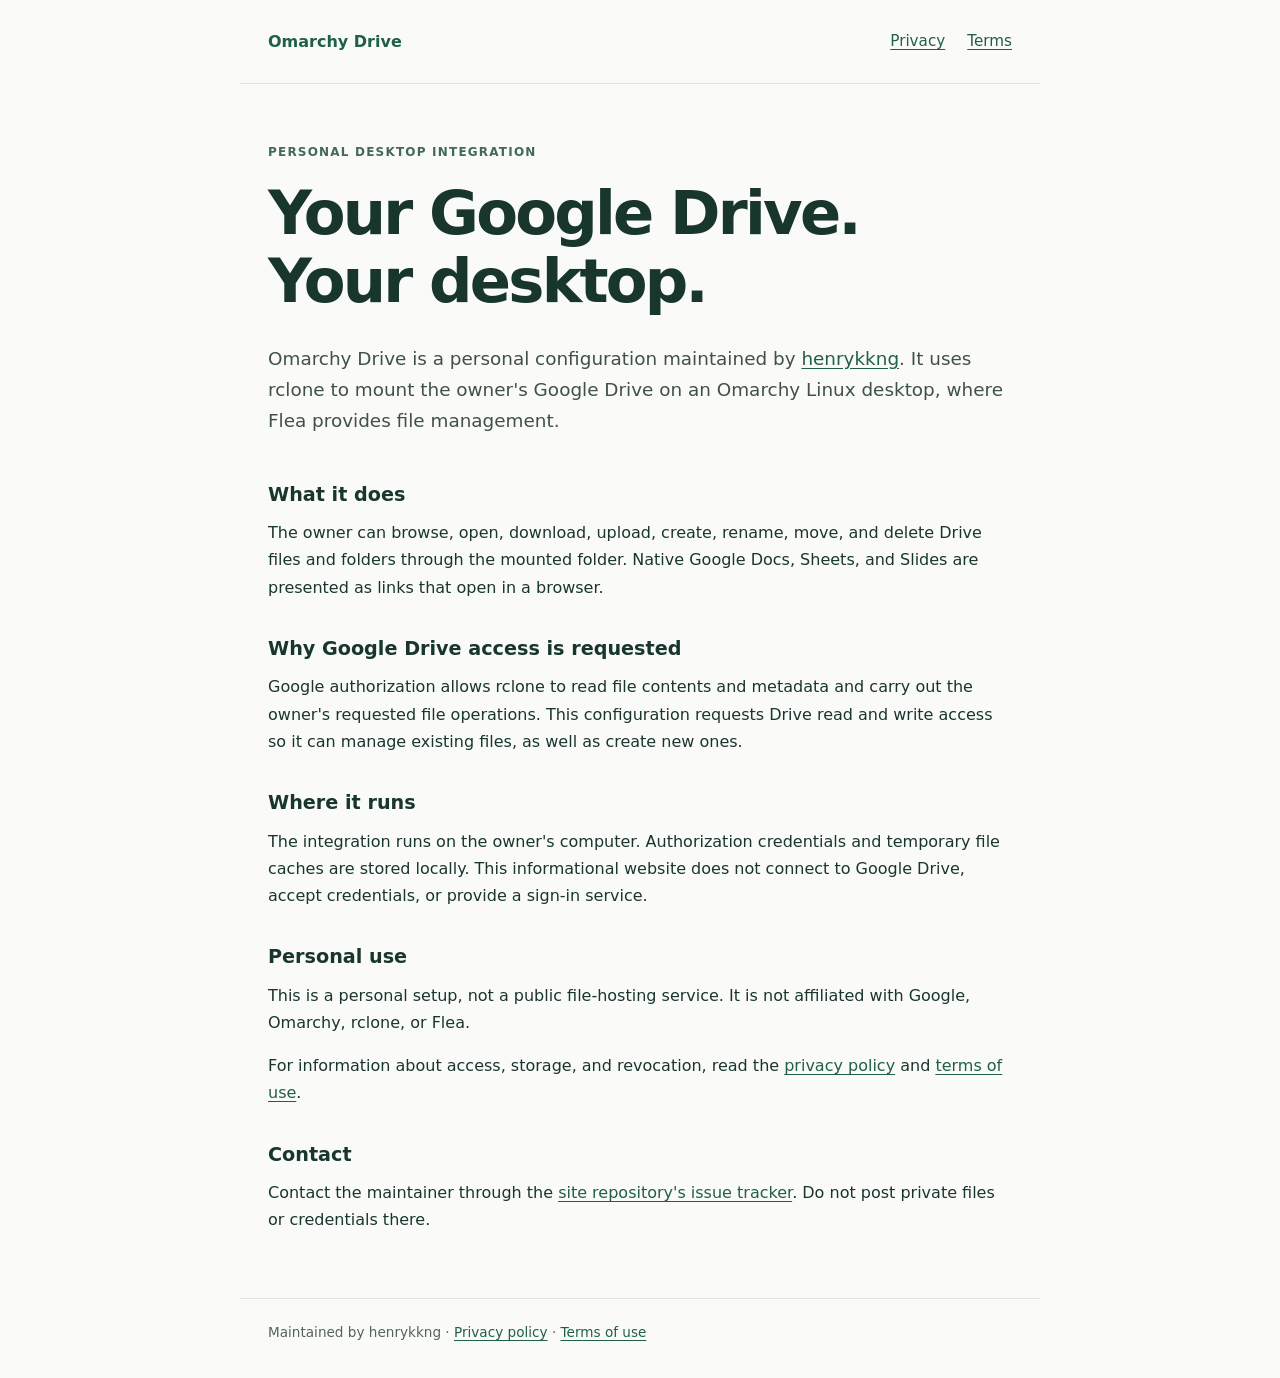
<file: index.html>
<!doctype html>
<html lang="en">
<head>
  <meta charset="utf-8">
  <meta name="viewport" content="width=device-width, initial-scale=1">
  <meta name="description" content="Omarchy Drive is henrykkng's personal desktop integration for accessing Google Drive with rclone and Flea.">
  <title>Omarchy Drive</title>
  <link rel="stylesheet" href="style.css">
</head>
<body>
  <header><a class="brand" href="./">Omarchy Drive</a><nav aria-label="Main navigation"><a href="privacy.html">Privacy</a><a href="terms.html">Terms</a></nav></header>
  <main>
    <p class="eyebrow">Personal desktop integration</p>
    <h1>Your Google Drive.<br>Your desktop.</h1>
    <p class="lead">Omarchy Drive is a personal configuration maintained by <a href="https://github.com/henrykkng">henrykkng</a>. It uses rclone to mount the owner's Google Drive on an Omarchy Linux desktop, where Flea provides file management.</p>
    <section><h2>What it does</h2><p>The owner can browse, open, download, upload, create, rename, move, and delete Drive files and folders through the mounted folder. Native Google Docs, Sheets, and Slides are presented as links that open in a browser.</p></section>
    <section><h2>Why Google Drive access is requested</h2><p>Google authorization allows rclone to read file contents and metadata and carry out the owner's requested file operations. This configuration requests Drive read and write access so it can manage existing files, as well as create new ones.</p></section>
    <section><h2>Where it runs</h2><p>The integration runs on the owner's computer. Authorization credentials and temporary file caches are stored locally. This informational website does not connect to Google Drive, accept credentials, or provide a sign-in service.</p></section>
    <section><h2>Personal use</h2><p>This is a personal setup, not a public file-hosting service. It is not affiliated with Google, Omarchy, rclone, or Flea.</p><p>For information about access, storage, and revocation, read the <a href="privacy.html">privacy policy</a> and <a href="terms.html">terms of use</a>.</p></section>
    <section><h2>Contact</h2><p>Contact the maintainer through the <a href="https://github.com/henrykkng/henrykkng.github.io/issues">site repository's issue tracker</a>. Do not post private files or credentials there.</p></section>
  </main>
  <footer>Maintained by henrykkng · <a href="privacy.html">Privacy policy</a> · <a href="terms.html">Terms of use</a></footer>
</body>
</html>
</file>
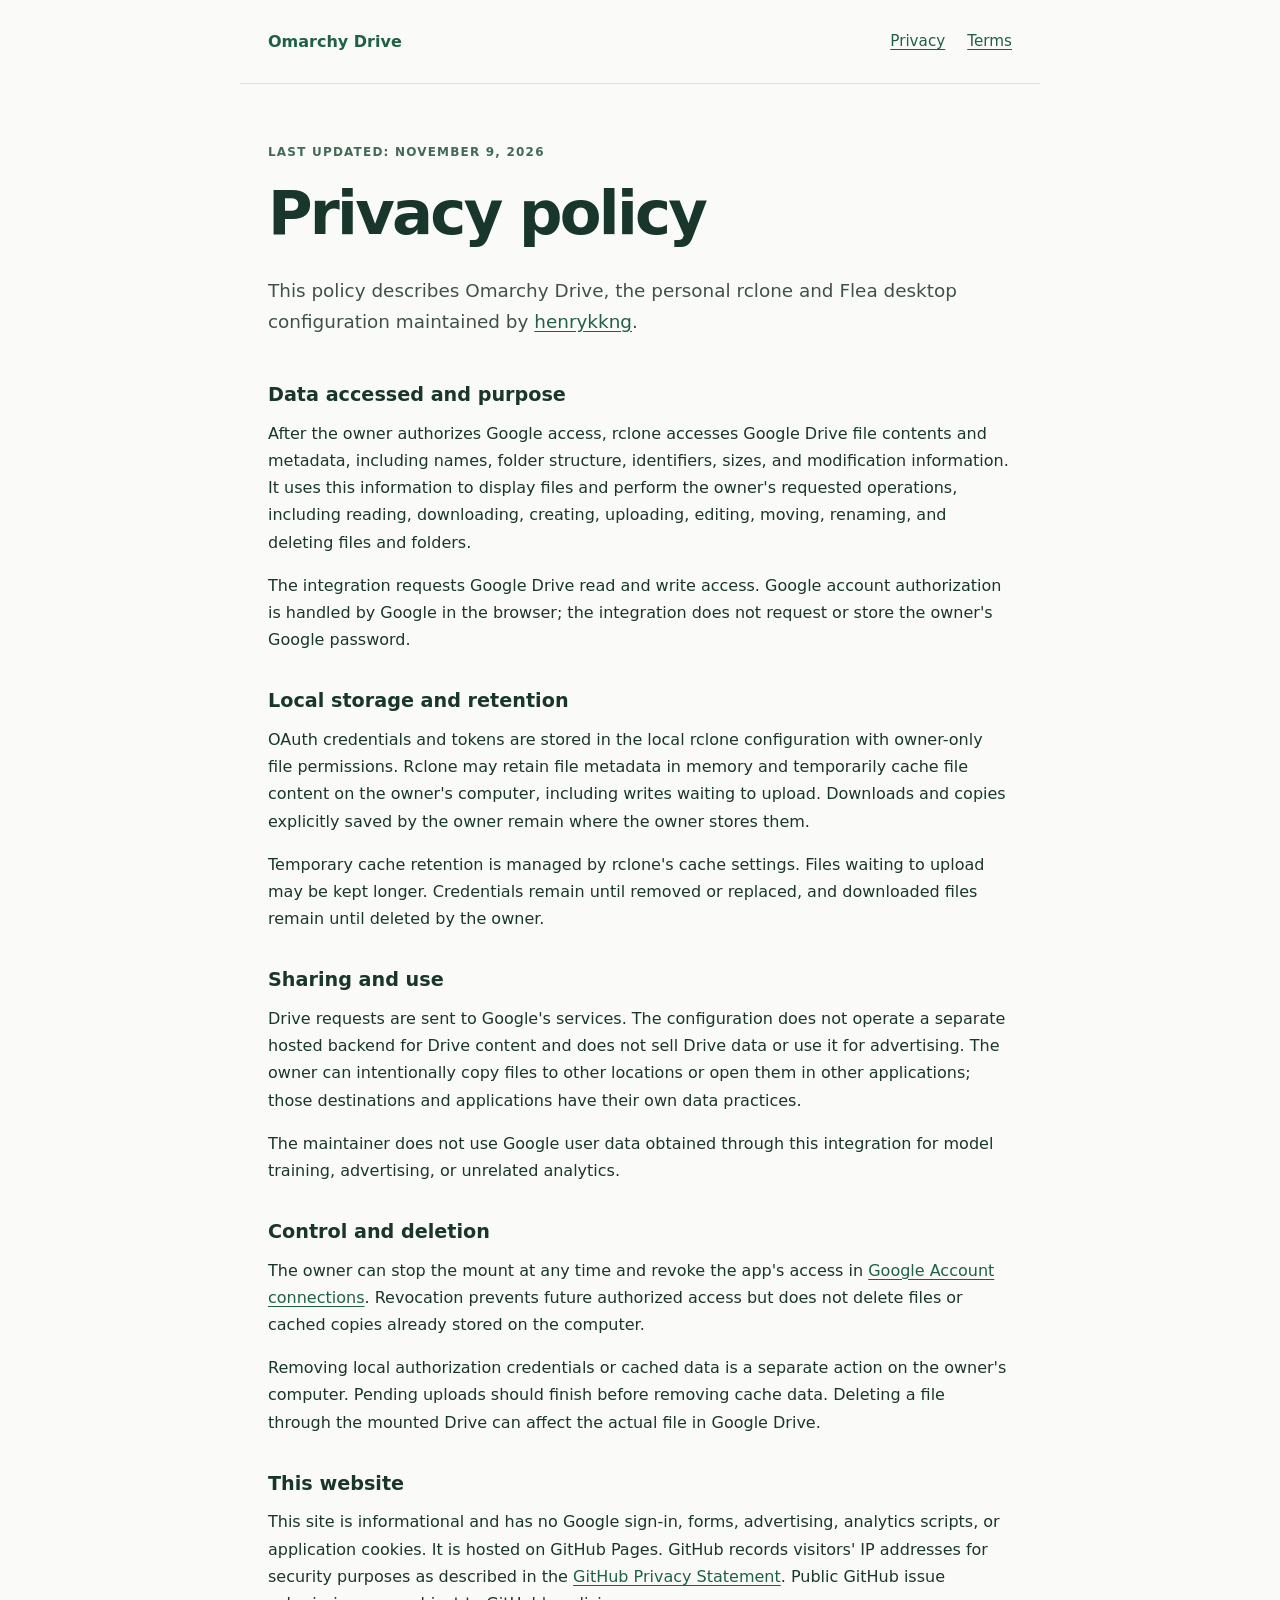
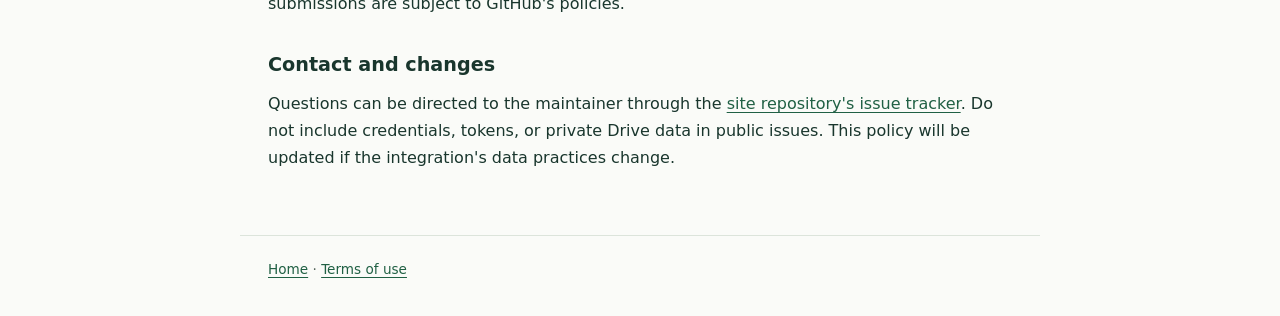
<file: privacy.html>
<!doctype html>
<html lang="en">
<head>
  <meta charset="utf-8">
  <meta name="viewport" content="width=device-width, initial-scale=1">
  <meta name="description" content="How the personal Omarchy Drive desktop integration accesses and stores Google Drive data.">
  <title>Privacy policy · Omarchy Drive</title>
  <link rel="stylesheet" href="style.css">
</head>
<body>
  <header><a class="brand" href="./">Omarchy Drive</a><nav aria-label="Main navigation"><a href="privacy.html" aria-current="page">Privacy</a><a href="terms.html">Terms</a></nav></header>
  <main>
    <p class="eyebrow">Last updated: November 9, 2026</p>
    <h1>Privacy policy</h1>
    <p class="lead">This policy describes Omarchy Drive, the personal rclone and Flea desktop configuration maintained by <a href="https://github.com/henrykkng">henrykkng</a>.</p>
    <section><h2>Data accessed and purpose</h2><p>After the owner authorizes Google access, rclone accesses Google Drive file contents and metadata, including names, folder structure, identifiers, sizes, and modification information. It uses this information to display files and perform the owner's requested operations, including reading, downloading, creating, uploading, editing, moving, renaming, and deleting files and folders.</p><p>The integration requests Google Drive read and write access. Google account authorization is handled by Google in the browser; the integration does not request or store the owner's Google password.</p></section>
    <section><h2>Local storage and retention</h2><p>OAuth credentials and tokens are stored in the local rclone configuration with owner-only file permissions. Rclone may retain file metadata in memory and temporarily cache file content on the owner's computer, including writes waiting to upload. Downloads and copies explicitly saved by the owner remain where the owner stores them.</p><p>Temporary cache retention is managed by rclone's cache settings. Files waiting to upload may be kept longer. Credentials remain until removed or replaced, and downloaded files remain until deleted by the owner.</p></section>
    <section><h2>Sharing and use</h2><p>Drive requests are sent to Google's services. The configuration does not operate a separate hosted backend for Drive content and does not sell Drive data or use it for advertising. The owner can intentionally copy files to other locations or open them in other applications; those destinations and applications have their own data practices.</p><p>The maintainer does not use Google user data obtained through this integration for model training, advertising, or unrelated analytics.</p></section>
    <section><h2>Control and deletion</h2><p>The owner can stop the mount at any time and revoke the app's access in <a href="https://myaccount.google.com/connections">Google Account connections</a>. Revocation prevents future authorized access but does not delete files or cached copies already stored on the computer.</p><p>Removing local authorization credentials or cached data is a separate action on the owner's computer. Pending uploads should finish before removing cache data. Deleting a file through the mounted Drive can affect the actual file in Google Drive.</p></section>
    <section><h2>This website</h2><p>This site is informational and has no Google sign-in, forms, advertising, analytics scripts, or application cookies. It is hosted on GitHub Pages. GitHub records visitors' IP addresses for security purposes as described in the <a href="https://docs.github.com/en/site-policy/privacy-policies/github-general-privacy-statement">GitHub Privacy Statement</a>. Public GitHub issue submissions are subject to GitHub's policies.</p></section>
    <section><h2>Contact and changes</h2><p>Questions can be directed to the maintainer through the <a href="https://github.com/henrykkng/henrykkng.github.io/issues">site repository's issue tracker</a>. Do not include credentials, tokens, or private Drive data in public issues. This policy will be updated if the integration's data practices change.</p></section>
  </main>
  <footer><a href="./">Home</a> · <a href="terms.html">Terms of use</a></footer>
</body>
</html>
</file>
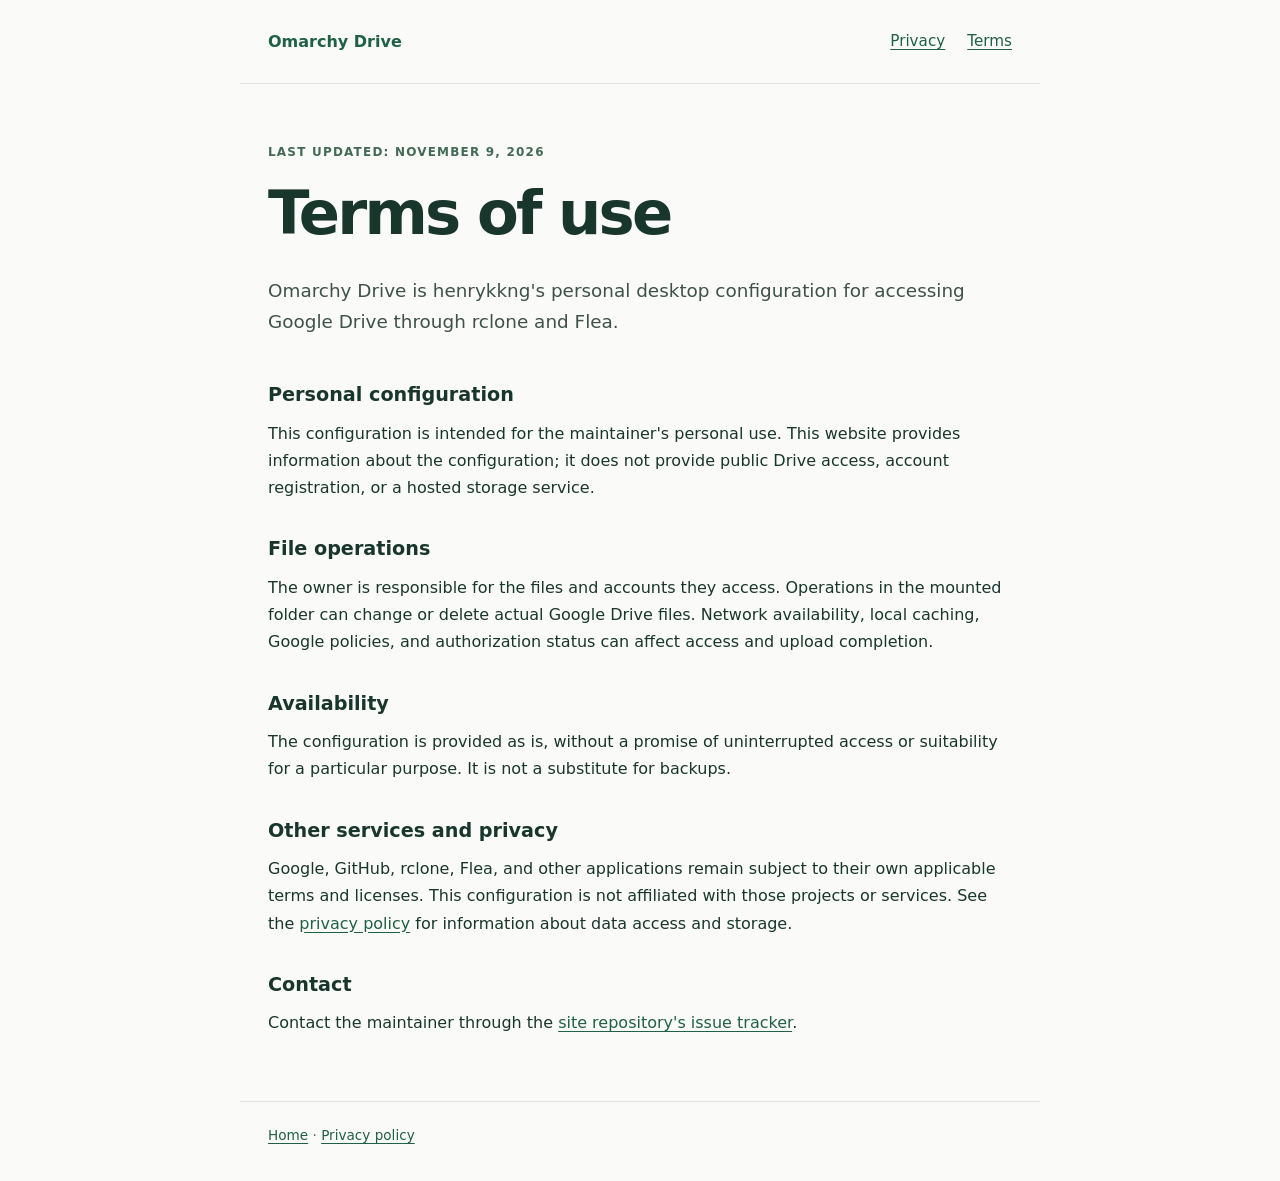
<file: terms.html>
<!doctype html>
<html lang="en">
<head>
  <meta charset="utf-8">
  <meta name="viewport" content="width=device-width, initial-scale=1">
  <meta name="description" content="Terms for the personal Omarchy Drive desktop integration.">
  <title>Terms of use · Omarchy Drive</title>
  <link rel="stylesheet" href="style.css">
</head>
<body>
  <header><a class="brand" href="./">Omarchy Drive</a><nav aria-label="Main navigation"><a href="privacy.html">Privacy</a><a href="terms.html" aria-current="page">Terms</a></nav></header>
  <main>
    <p class="eyebrow">Last updated: November 9, 2026</p>
    <h1>Terms of use</h1>
    <p class="lead">Omarchy Drive is henrykkng's personal desktop configuration for accessing Google Drive through rclone and Flea.</p>
    <section><h2>Personal configuration</h2><p>This configuration is intended for the maintainer's personal use. This website provides information about the configuration; it does not provide public Drive access, account registration, or a hosted storage service.</p></section>
    <section><h2>File operations</h2><p>The owner is responsible for the files and accounts they access. Operations in the mounted folder can change or delete actual Google Drive files. Network availability, local caching, Google policies, and authorization status can affect access and upload completion.</p></section>
    <section><h2>Availability</h2><p>The configuration is provided as is, without a promise of uninterrupted access or suitability for a particular purpose. It is not a substitute for backups.</p></section>
    <section><h2>Other services and privacy</h2><p>Google, GitHub, rclone, Flea, and other applications remain subject to their own applicable terms and licenses. This configuration is not affiliated with those projects or services. See the <a href="privacy.html">privacy policy</a> for information about data access and storage.</p></section>
    <section><h2>Contact</h2><p>Contact the maintainer through the <a href="https://github.com/henrykkng/henrykkng.github.io/issues">site repository's issue tracker</a>.</p></section>
  </main>
  <footer><a href="./">Home</a> · <a href="privacy.html">Privacy policy</a></footer>
</body>
</html>
</file>
<file: style.css>
:root { color-scheme: light; font-family: system-ui, -apple-system, sans-serif; color: #19362d; background: #fafbf8; }
* { box-sizing: border-box; }
body { margin: 0; line-height: 1.7; }
header, main, footer { max-width: 800px; margin-inline: auto; padding-inline: 28px; }
header { display: flex; justify-content: space-between; align-items: center; gap: 20px; padding-block: 28px; border-bottom: 1px solid #dce4db; }
.brand { font-weight: 750; text-decoration: none; }
nav { display: flex; gap: 22px; font-size: .95rem; }
main { padding-block: 58px 48px; }
.eyebrow { text-transform: uppercase; letter-spacing: .1em; font-size: .75rem; font-weight: 700; color: #426a56; margin: 0 0 16px; }
h1 { font-size: clamp(2.2rem, 6vw, 3.8rem); line-height: 1.12; letter-spacing: -.045em; margin: 0 0 28px; }
.lead { font-size: 1.15rem; color: #3f5149; margin-bottom: 42px; }
section { margin-top: 32px; }
h2 { font-size: 1.2rem; margin-bottom: 8px; }
p { margin-top: 0; }
a { color: #206044; text-underline-offset: 3px; }
a:hover { color: #0b3925; }
a:focus-visible { outline: 2px solid #206044; outline-offset: 4px; }
footer { padding-block: 22px 34px; border-top: 1px solid #dce4db; font-size: .85rem; color: #53645a; }
@media (max-width: 480px) { header, main, footer { padding-inline: 20px; } main { padding-top: 38px; } nav { gap: 14px; } }
</file>
